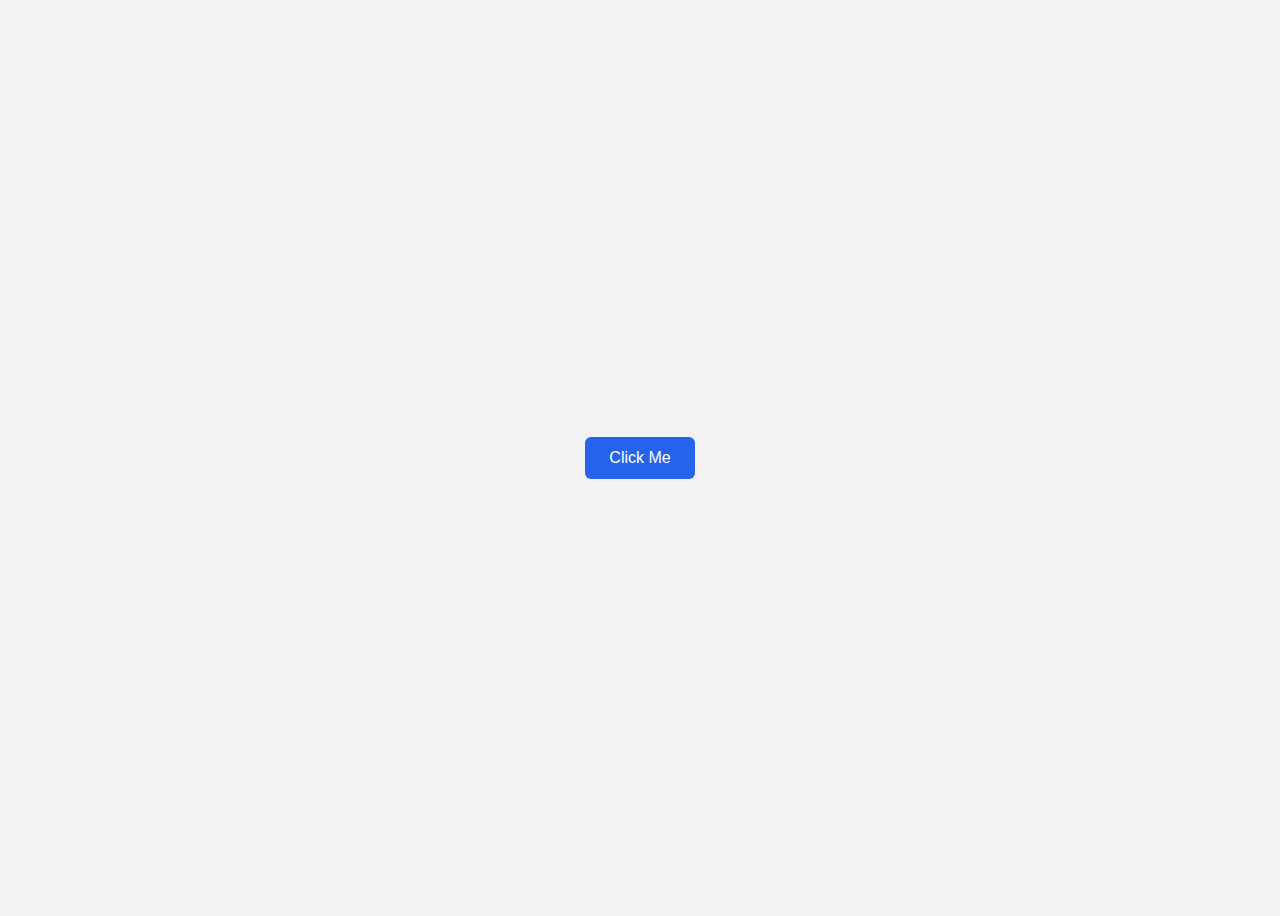
<file: Frontend/CSS TAILWIND TEST/BUTTON WITH HOVER & TRANSITION/index.html>
<!DOCTYPE html>
<html lang="en">

<head>
    <meta charset="UTF-8">
    <title>Button Hover</title>
    <link rel="stylesheet" href="./style.css">
</head>

<body>

    <button class="btn">Click Me</button>

</body>

</html>
</file>
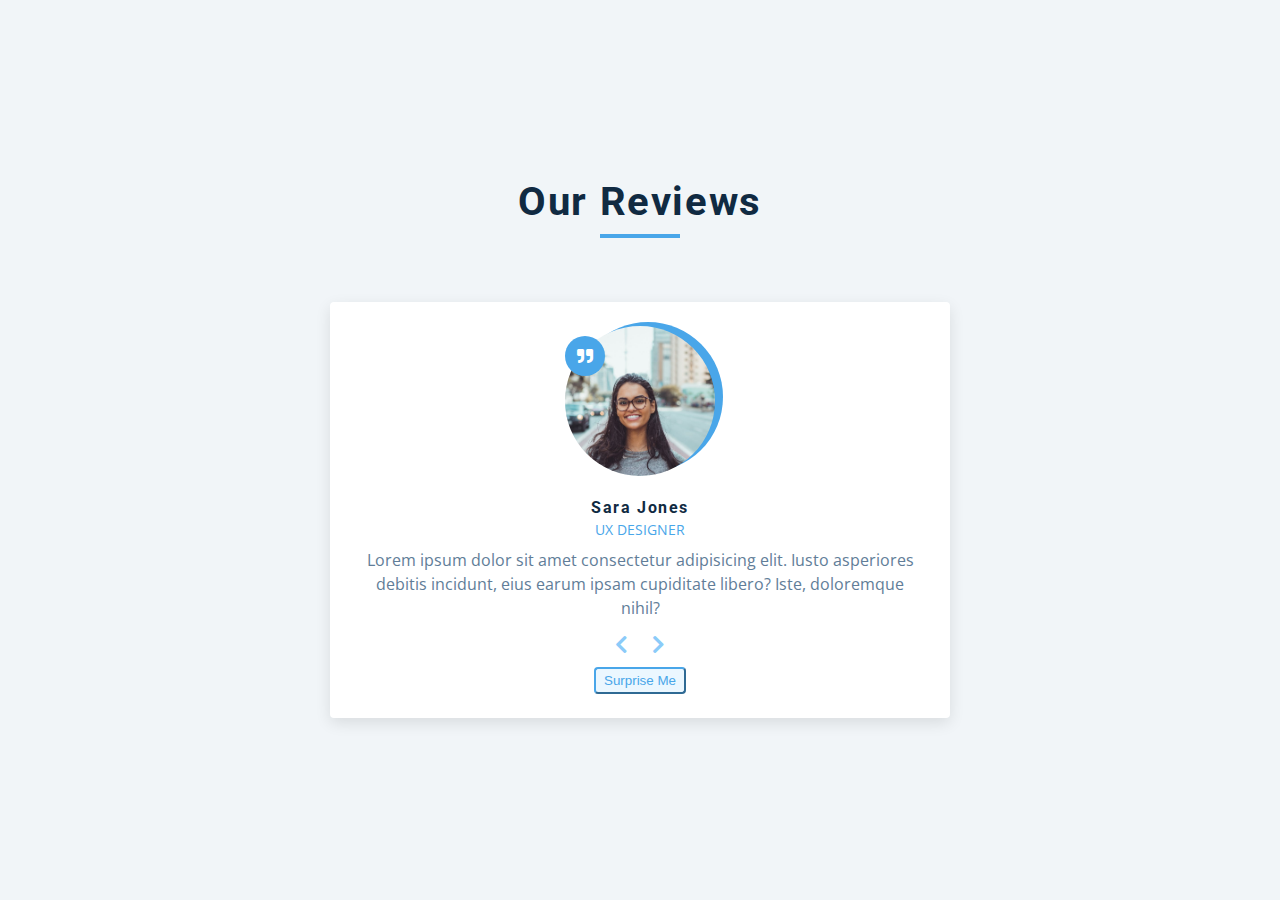
<file: Frontend/CSS TAILWIND TEST/CARD COMPONENT/index.html>
<!DOCTYPE html>
<html lang="en">
  <head>
    <meta charset="UTF-8" />
    <meta name="viewport" content="width=device-width, initial-scale=1.0" />
    <title>Starter</title>
    <!-- font-awesome -->
    <link
      rel="stylesheet"
      href="https://cdnjs.cloudflare.com/ajax/libs/font-awesome/5.14.0/css/all.min.css"
    />

    <!-- styles -->
    <link rel="stylesheet" href="styles.css" />
  </head>
  <body>
    <main>
      <section class="container">
        <!-- title -->
        <div class="title">
          <h2>our reviews</h2>
          <div class="underline"></div>
        </div>
        <!-- review -->
        <article class="review">
          <div class="img-container">
            <img src="person-1.jpeg" id="person-img" alt="" />
          </div>
          <h4 id="author">sara jones</h4>
          <p id="job">ux designer</p>
          <p id="info">
            Lorem ipsum dolor sit amet consectetur adipisicing elit. Iusto
            asperiores debitis incidunt, eius earum ipsam cupiditate libero?
            Iste, doloremque nihil?
          </p>
          <!-- prev next buttons-->
          <div class="button-container">
            <button class="prev-btn">
              <i class="fas fa-chevron-left"></i>
            </button>
            <button class="next-btn">
              <i class="fas fa-chevron-right"></i>
            </button>
          </div>
          <!-- random button -->
          <button class="random-btn">surprise me</button>
        </article>
      </section>
    </main>

  </body>
</html>
</file>
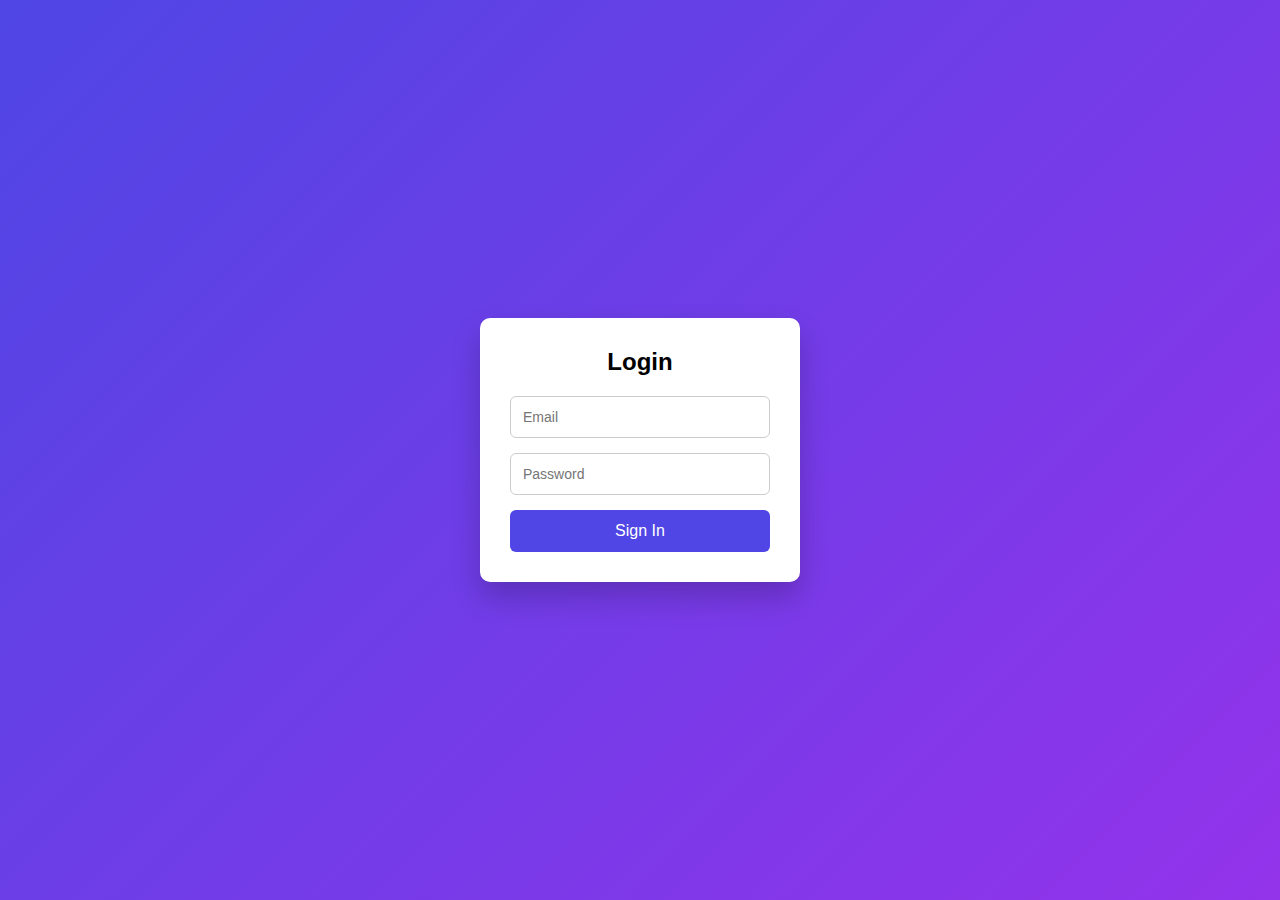
<file: Frontend/CSS TAILWIND TEST/FLEXBOX CENTER LAYOUT(LOGIN BOX)/index.html>
<!DOCTYPE html>
<html lang="en">

<head>
    <meta charset="UTF-8">
    <title>Login</title>
    <style>
        * {
            margin: 0;
            padding: 0;
            box-sizing: border-box;
            font-family: Arial, sans-serif;
        }

        body {
            height: 100vh;
            display: flex;
            justify-content: center;
            /* horizontal center */
            align-items: center;
            /* vertical center */
            background: linear-gradient(135deg, #4f46e5, #9333ea);
        }

        .login-box {
            background: #fff;
            padding: 30px;
            width: 320px;
            border-radius: 10px;
            box-shadow: 0 15px 30px rgba(0, 0, 0, 0.2);
        }

        .login-box h2 {
            text-align: center;
            margin-bottom: 20px;
        }

        .login-box input {
            width: 100%;
            padding: 12px;
            margin-bottom: 15px;
            border: 1px solid #ccc;
            border-radius: 6px;
            font-size: 14px;
        }

        .login-box button {
            width: 100%;
            padding: 12px;
            border: none;
            border-radius: 6px;
            background: #4f46e5;
            color: #fff;
            font-size: 16px;
            cursor: pointer;
            transition: background 0.3s ease;
        }

        .login-box button:hover {
            background: #4338ca;
        }
    </style>
</head>

<body>

    <div class="login-box">
        <h2>Login</h2>
        <input type="email" placeholder="Email" required>
        <input type="password" placeholder="Password" required>
        <button>Sign In</button>
    </div>

</body>

</html>
</file>
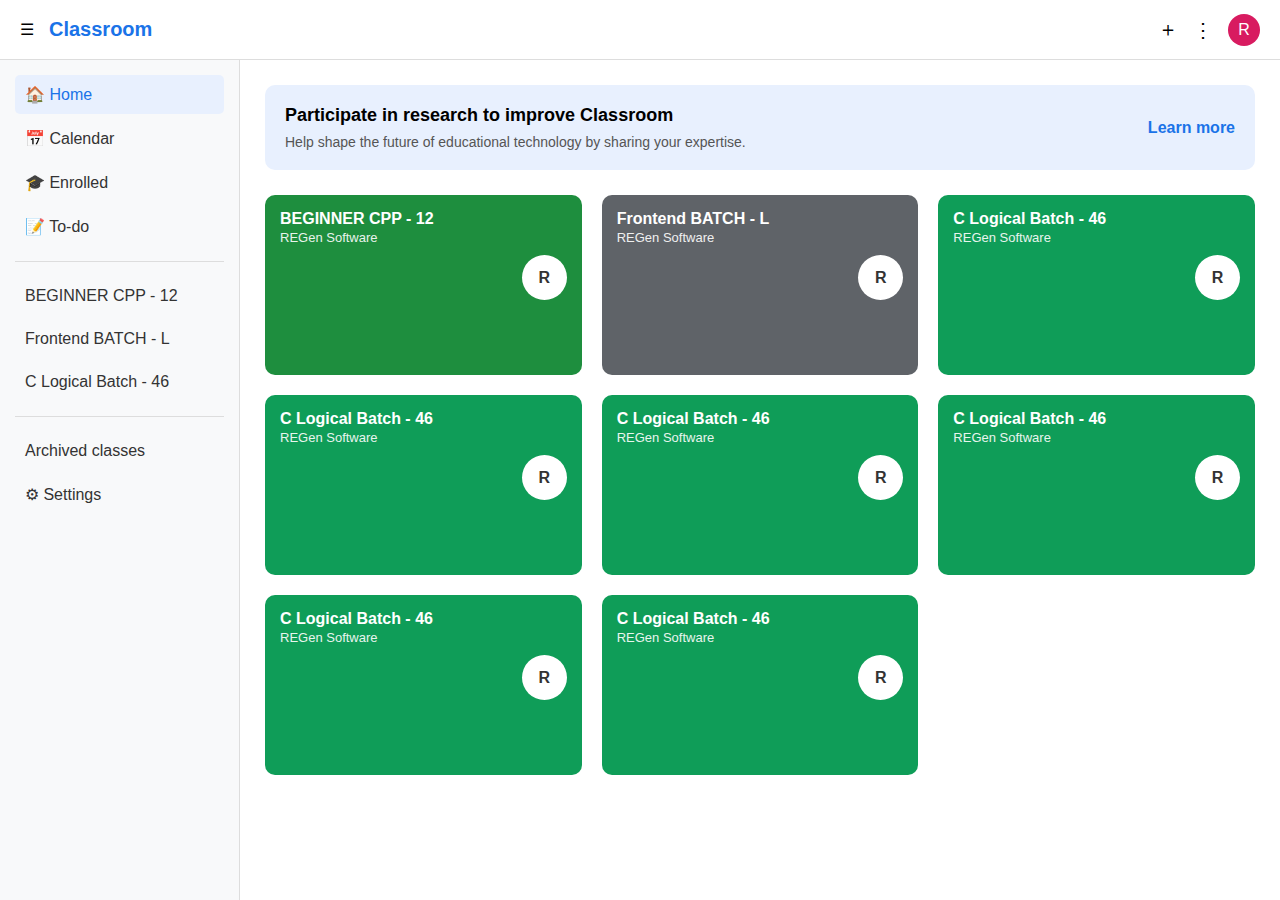
<file: Frontend/CSS/CLASSROOM LAYOUT/index.html>
<!DOCTYPE html>
<html lang="en">
<head>
  <meta charset="UTF-8" />
  <title>Google Classroom UI</title>
  <link rel="stylesheet" href="style.css" />
</head>
<body>

  <!-- Top Navbar -->
  <header class="topbar">
    <div class="left">
      <span class="menu">☰</span>
      <h1>Classroom</h1>
    </div>
    <div class="right">
      <span class="icon">＋</span>
      <span class="icon">⋮</span>
      <div class="avatar">R</div>
    </div>
  </header>

  <div class="layout">
    <!-- Sidebar -->
    <aside class="sidebar">
      <a class="active">🏠 Home</a>
      <a>📅 Calendar</a>
      <a>🎓 Enrolled</a>
      <a>📝 To-do</a>

      <div class="divider"></div>

      <a>BEGINNER CPP - 12</a>
      <a>Frontend BATCH - L</a>
      <a>C Logical Batch - 46</a>

      <div class="divider"></div>

      <a>Archived classes</a>
      <a>⚙ Settings</a>
    </aside>

    <!-- Main Content -->
    <main class="content">

      <!-- Banner -->
      <section class="banner">
        <div>
          <h2>Participate in research to improve Classroom</h2>
          <p>
            Help shape the future of educational technology by sharing your
            expertise.
          </p>
        </div>
        <a href="#">Learn more</a>
      </section>

      <!-- Class Cards -->
      <section class="cards">
        <div class="card green">
          <div class="card-header">
            <h3>BEGINNER CPP - 12</h3>
            <span>REGen Software</span>
          </div>
          <div class="avatar-circle">R</div>
        </div>

        <div class="card gray">
          <div class="card-header">
            <h3>Frontend BATCH - L</h3>
            <span>REGen Software</span>
          </div>
          <div class="avatar-circle">R</div>
        </div>

        <div class="card teal">
          <div class="card-header">
            <h3>C Logical Batch - 46</h3>
            <span>REGen Software</span>
          </div>
          <div class="avatar-circle">R</div>
        </div>
        <div class="card teal">
          <div class="card-header">
            <h3>C Logical Batch - 46</h3>
            <span>REGen Software</span>
          </div>
          <div class="avatar-circle">R</div>
        </div>
        <div class="card teal">
          <div class="card-header">
            <h3>C Logical Batch - 46</h3>
            <span>REGen Software</span>
          </div>
          <div class="avatar-circle">R</div>
        </div>
        <div class="card teal">
          <div class="card-header">
            <h3>C Logical Batch - 46</h3>
            <span>REGen Software</span>
          </div>
          <div class="avatar-circle">R</div>
        </div>
        <div class="card teal">
          <div class="card-header">
            <h3>C Logical Batch - 46</h3>
            <span>REGen Software</span>
          </div>
          <div class="avatar-circle">R</div>
        </div>
        <div class="card teal">
          <div class="card-header">
            <h3>C Logical Batch - 46</h3>
            <span>REGen Software</span>
          </div>
          <div class="avatar-circle">R</div>
        </div>
      </section>

    </main>
  </div>

</body>
</html>
</file>
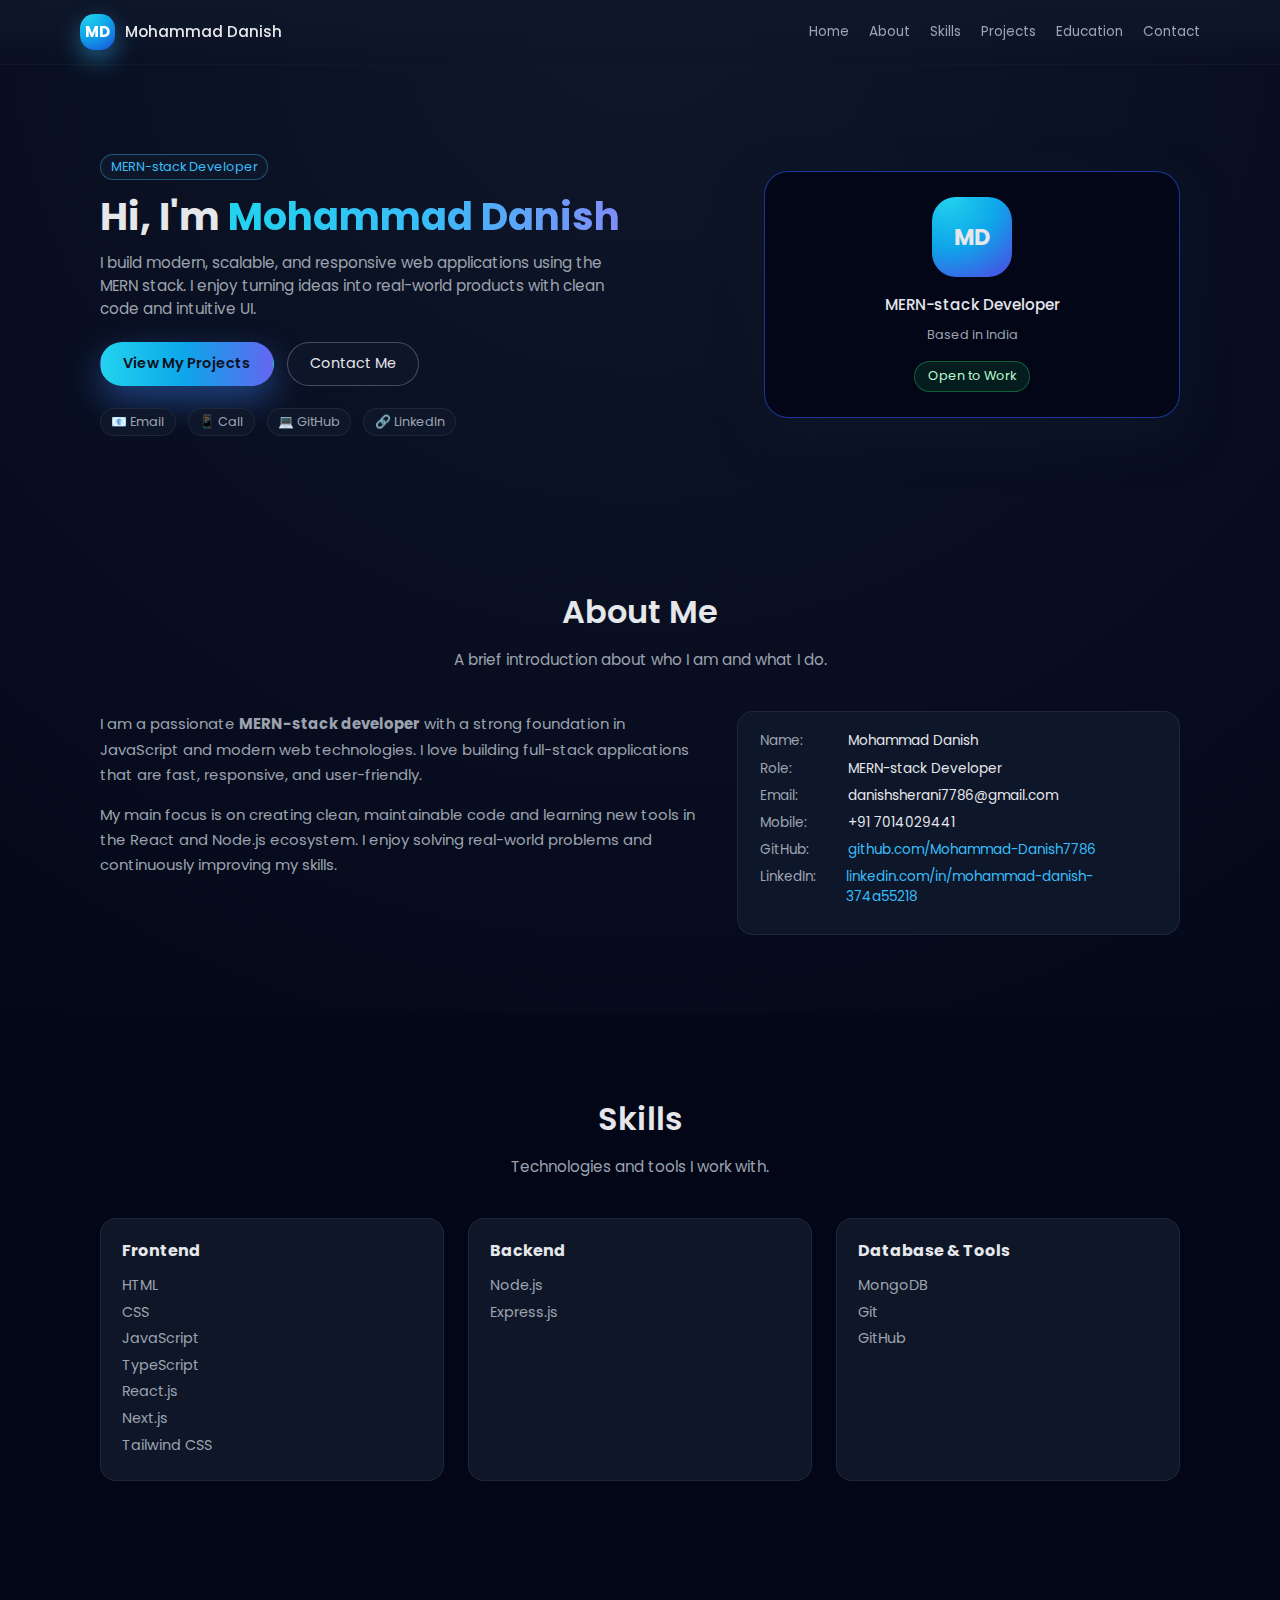
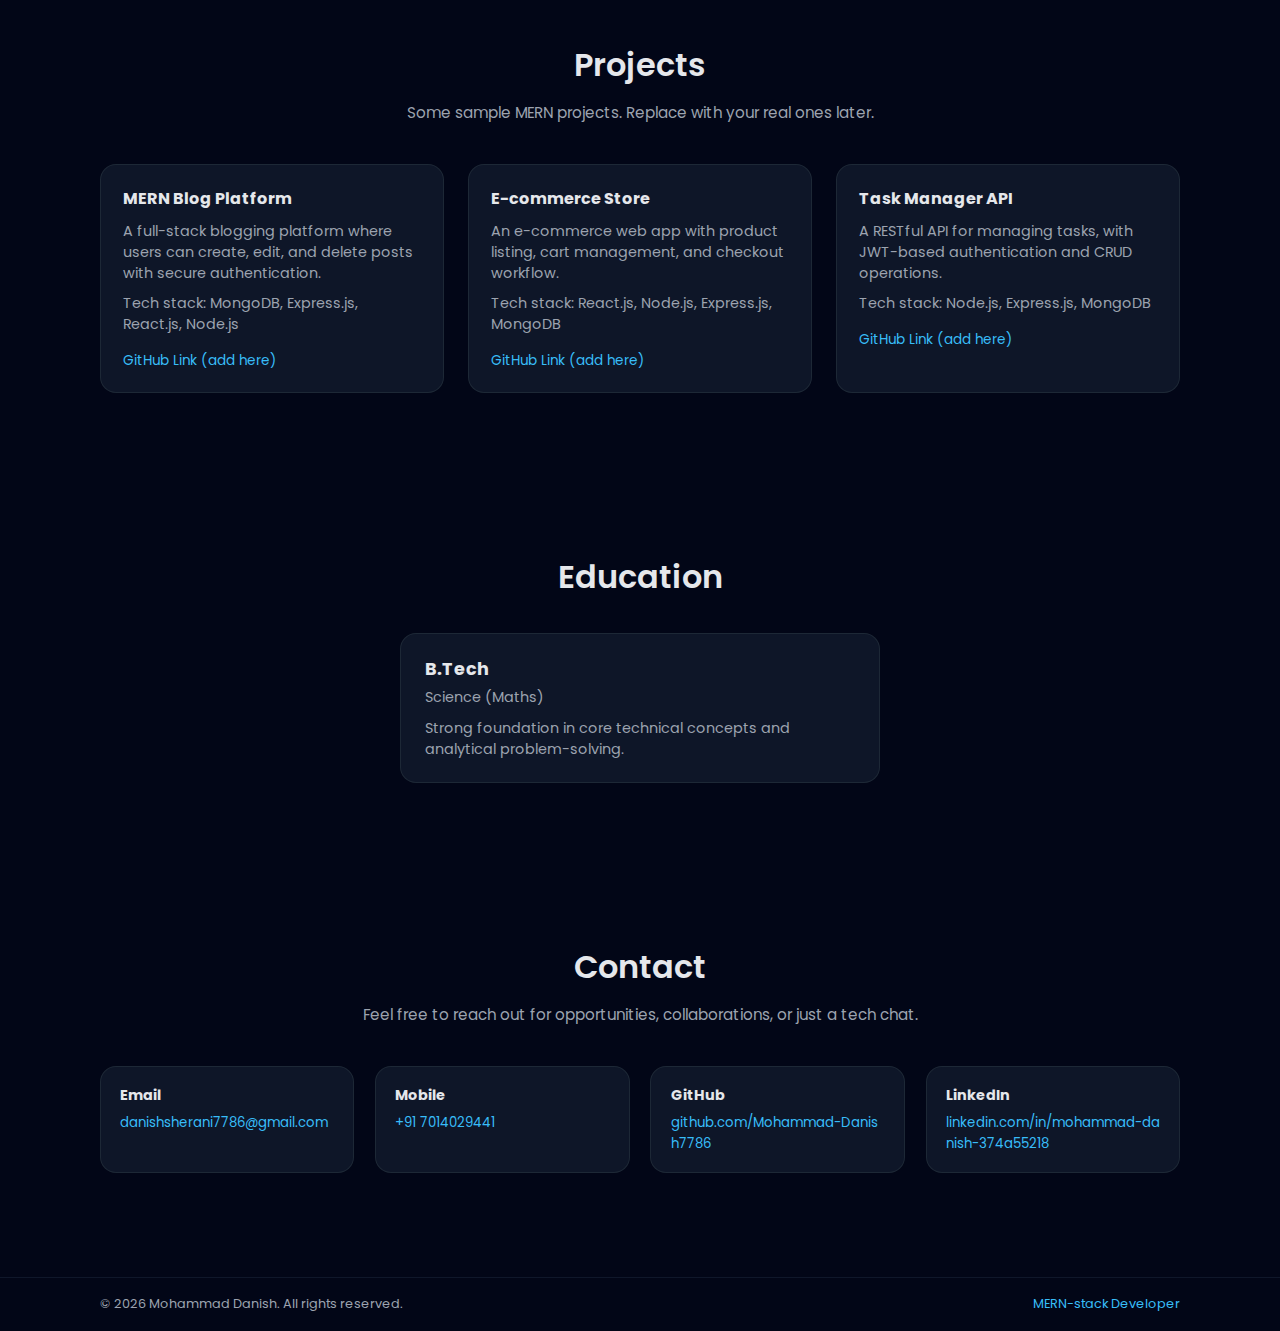
<file: Frontend/CSS/Portfolio/index.html>
<!DOCTYPE html>
<html lang="en">

<head>
    <meta charset="UTF-8" />
    <meta name="viewport" content="width=device-width, initial-scale=1.0" />
    <title>Mohammad Danish | MERN-stack Developer</title>
    <link rel="stylesheet" href="style.css" />
    <link rel="preconnect" href="https://fonts.googleapis.com">
    <link rel="preconnect" href="https://fonts.gstatic.com" crossorigin>
    <link href="https://fonts.googleapis.com/css2?family=Poppins:wght@300;400;500;600;700&display=swap"
        rel="stylesheet">
</head>

<body>
    <!-- ===== Header / Navbar ===== -->
    <header class="header">
        <div class="container nav-container">
            <div class="logo">
                <span class="logo-mark">MD</span>
                <span class="logo-text">Mohammad Danish</span>
            </div>
            <nav class="nav">
                <a href="#home">Home</a>
                <a href="#about">About</a>
                <a href="#skills">Skills</a>
                <a href="#projects">Projects</a>
                <a href="#education">Education</a>
                <a href="#contact">Contact</a>
            </nav>
        </div>
    </header>

    <!-- ===== Hero Section ===== -->
    <section id="home" class="hero">
        <div class="container hero-content">
            <div class="hero-text">
                <p class="tag">MERN-stack Developer</p>
                <h1>Hi, I'm <span>Mohammad Danish</span></h1>
                <p class="hero-subtitle">
                    I build modern, scalable, and responsive web applications using the MERN stack.
                    I enjoy turning ideas into real-world products with clean code and intuitive UI.
                </p>
                <div class="hero-actions">
                    <a href="#projects" class="btn primary-btn">View My Projects</a>
                    <a href="#contact" class="btn secondary-btn">Contact Me</a>
                </div>
                <div class="hero-links">
                    <a href="mailto:danishsherani7786@gmail.com">📧 Email</a>
                    <a href="tel:+917014029441">📱 Call</a>
                    <a href="https://github.com/Mohammad-Danish7786" target="_blank">💻 GitHub</a>
                    <a href="https://www.linkedin.com/in/mohammad-danish-374a55218?" target="_blank">🔗 LinkedIn</a>
                </div>
            </div>
            <div class="hero-card">
                <div class="hero-avatar">
                    <span>MD</span>
                </div>
                <p class="hero-role">MERN-stack Developer</p>
                <p class="hero-location">Based in India</p>
                <div class="hero-highlight">
                    <span>Open to Work</span>
                </div>
            </div>
        </div>
    </section>

    <!-- ===== About Section ===== -->
    <section id="about" class="section">
        <div class="container">
            <h2 class="section-title">About Me</h2>
            <p class="section-subtitle">
                A brief introduction about who I am and what I do.
            </p>
            <div class="about-grid">
                <div>
                    <p>
                        I am a passionate <strong>MERN-stack developer</strong> with a strong foundation in
                        JavaScript and modern web technologies. I love building full-stack applications
                        that are fast, responsive, and user-friendly.
                    </p>
                    <p>
                        My main focus is on creating clean, maintainable code and learning new tools in
                        the React and Node.js ecosystem. I enjoy solving real-world problems and continuously
                        improving my skills.
                    </p>
                </div>
                <div class="about-info">
                    <div class="info-item">
                        <span class="info-label">Name:</span>
                        <span class="info-value">Mohammad Danish</span>
                    </div>
                    <div class="info-item">
                        <span class="info-label">Role:</span>
                        <span class="info-value">MERN-stack Developer</span>
                    </div>
                    <div class="info-item">
                        <span class="info-label">Email:</span>
                        <span class="info-value">danishsherani7786@gmail.com</span>
                    </div>
                    <div class="info-item">
                        <span class="info-label">Mobile:</span>
                        <span class="info-value">+91 7014029441</span>
                    </div>
                    <div class="info-item">
                        <span class="info-label">GitHub:</span>
                        <span class="info-value">
                            <a href="https://github.com/Mohammad-Danish7786" target="_blank">
                                github.com/Mohammad-Danish7786
                            </a>
                        </span>
                    </div>
                    <div class="info-item">
                        <span class="info-label">LinkedIn:</span>
                        <span class="info-value">
                            <a href="https://www.linkedin.com/in/mohammad-danish-374a55218?" target="_blank">
                                linkedin.com/in/mohammad-danish-374a55218
                            </a>
                        </span>
                    </div>
                </div>
            </div>
        </div>
    </section>

    <!-- ===== Skills Section ===== -->
    <section id="skills" class="section section-alt">
        <div class="container">
            <h2 class="section-title">Skills</h2>
            <p class="section-subtitle">
                Technologies and tools I work with.
            </p>

            <div class="skills-grid">
                <div class="skill-card">
                    <h3>Frontend</h3>
                    <ul>
                        <li>HTML</li>
                        <li>CSS</li>
                        <li>JavaScript</li>
                        <li>TypeScript</li>
                        <li>React.js</li>
                        <li>Next.js</li>
                        <li>Tailwind CSS</li>
                    </ul>
                </div>
                <div class="skill-card">
                    <h3>Backend</h3>
                    <ul>
                        <li>Node.js</li>
                        <li>Express.js</li>
                    </ul>
                </div>
                <div class="skill-card">
                    <h3>Database & Tools</h3>
                    <ul>
                        <li>MongoDB</li>
                        <li>Git</li>
                        <li>GitHub</li>
                    </ul>
                </div>
            </div>
        </div>
    </section>

    <!-- ===== Projects Section ===== -->
    <section id="projects" class="section">
        <div class="container">
            <h2 class="section-title">Projects</h2>
            <p class="section-subtitle">
                Some sample MERN projects. Replace with your real ones later.
            </p>

            <div class="projects-grid">
                <!-- Project 1 -->
                <article class="project-card">
                    <h3>MERN Blog Platform</h3>
                    <p>
                        A full-stack blogging platform where users can create, edit, and delete posts with secure
                        authentication.
                    </p>
                    <p class="project-tech">
                        Tech stack: MongoDB, Express.js, React.js, Node.js
                    </p>
                    <a href="#" class="project-link">GitHub Link (add here)</a>
                </article>

                <!-- Project 2 -->
                <article class="project-card">
                    <h3>E-commerce Store</h3>
                    <p>
                        An e-commerce web app with product listing, cart management, and checkout workflow.
                    </p>
                    <p class="project-tech">
                        Tech stack: React.js, Node.js, Express.js, MongoDB
                    </p>
                    <a href="#" class="project-link">GitHub Link (add here)</a>
                </article>

                <!-- Project 3 -->
                <article class="project-card">
                    <h3>Task Manager API</h3>
                    <p>
                        A RESTful API for managing tasks, with JWT-based authentication and CRUD operations.
                    </p>
                    <p class="project-tech">
                        Tech stack: Node.js, Express.js, MongoDB
                    </p>
                    <a href="#" class="project-link">GitHub Link (add here)</a>
                </article>
            </div>
        </div>
    </section>

    <!-- ===== Education Section ===== -->
    <section id="education" class="section section-alt">
        <div class="container">
            <h2 class="section-title">Education</h2>
            <div class="education-card">
                <h3>B.Tech</h3>
                <p class="education-school">Science (Maths)</p>
                <p>
                    Strong foundation in core technical concepts and analytical problem-solving.
                </p>
            </div>
        </div>
    </section>

    <!-- ===== Contact Section ===== -->
    <section id="contact" class="section">
        <div class="container">
            <h2 class="section-title">Contact</h2>
            <p class="section-subtitle">
                Feel free to reach out for opportunities, collaborations, or just a tech chat.
            </p>
            <div class="contact-grid">
                <div class="contact-item">
                    <h3>Email</h3>
                    <a href="mailto:danishsherani7786@gmail.com">danishsherani7786@gmail.com</a>
                </div>
                <div class="contact-item">
                    <h3>Mobile</h3>
                    <a href="tel:+917014029441">+91 7014029441</a>
                </div>
                <div class="contact-item">
                    <h3>GitHub</h3>
                    <a href="https://github.com/Mohammad-Danish7786" target="_blank">
                        github.com/Mohammad-Danish7786
                    </a>
                </div>
                <div class="contact-item">
                    <h3>LinkedIn</h3>
                    <a href="https://www.linkedin.com/in/mohammad-danish-374a55218?" target="_blank">
                        linkedin.com/in/mohammad-danish-374a55218
                    </a>
                </div>
            </div>
        </div>
    </section>

    <!-- ===== Footer ===== -->
    <footer class="footer">
        <div class="container footer-content">
            <p>© <span id="year"></span> Mohammad Danish. All rights reserved.</p>
            <p class="footer-role">MERN-stack Developer</p>
        </div>
    </footer>

    <!-- Small inline script only for dynamic year (optional, you can remove if you want pure HTML/CSS) -->
    <script>
        document.getElementById("year").textContent = new Date().getFullYear();
    </script>
</body>

</html>
</file>
<file: Frontend/CSS TAILWIND TEST/BUTTON WITH HOVER & TRANSITION/style.css>
body {
    display: flex;
    justify-content: center;
    align-items: center;
    height: 100vh;
    font-family: Arial, sans-serif;
    background: #f2f2f2;
}

.btn {
    padding: 12px 24px;
    font-size: 16px;
    background: #2563eb;
    color: white;
    border: none;
    border-radius: 6px;
    cursor: pointer;

    /* transition */
    transition: background-color 0.3s ease, transform 0.3s ease;
}

.btn:hover {
    background: #1e40af;
    transform: translateY(-3px);
}
</file>
<file: Frontend/CSS TAILWIND TEST/CARD COMPONENT/styles.css>
/*
=============== 
Fonts
===============
*/
@import url("https://fonts.googleapis.com/css?family=Open+Sans|Roboto:400,700&display=swap");

/*
=============== 
Variables
===============
*/

:root {
  /* dark shades of primary color*/
  --clr-primary-1: hsl(205, 86%, 17%);
  --clr-primary-2: hsl(205, 77%, 27%);
  --clr-primary-3: hsl(205, 72%, 37%);
  --clr-primary-4: hsl(205, 63%, 48%);
  /* primary/main color */
  --clr-primary-5: hsl(205, 78%, 60%);
  /* lighter shades of primary color */
  --clr-primary-6: hsl(205, 89%, 70%);
  --clr-primary-7: hsl(205, 90%, 76%);
  --clr-primary-8: hsl(205, 86%, 81%);
  --clr-primary-9: hsl(205, 90%, 88%);
  --clr-primary-10: hsl(205, 100%, 96%);
  /* darkest grey - used for headings */
  --clr-grey-1: hsl(209, 61%, 16%);
  --clr-grey-2: hsl(211, 39%, 23%);
  --clr-grey-3: hsl(209, 34%, 30%);
  --clr-grey-4: hsl(209, 28%, 39%);
  /* grey used for paragraphs */
  --clr-grey-5: hsl(210, 22%, 49%);
  --clr-grey-6: hsl(209, 23%, 60%);
  --clr-grey-7: hsl(211, 27%, 70%);
  --clr-grey-8: hsl(210, 31%, 80%);
  --clr-grey-9: hsl(212, 33%, 89%);
  --clr-grey-10: hsl(210, 36%, 96%);
  --clr-white: #fff;
  --clr-red-dark: hsl(360, 67%, 44%);
  --clr-red-light: hsl(360, 71%, 66%);
  --clr-green-dark: hsl(125, 67%, 44%);
  --clr-green-light: hsl(125, 71%, 66%);
  --clr-black: #222;
  --ff-primary: "Roboto", sans-serif;
  --ff-secondary: "Open Sans", sans-serif;
  --transition: all 0.3s linear;
  --spacing: 0.1rem;
  --radius: 0.25rem;
  --light-shadow: 0 5px 15px rgba(0, 0, 0, 0.1);
  --dark-shadow: 0 5px 15px rgba(0, 0, 0, 0.2);
  --max-width: 1170px;
  --fixed-width: 620px;
}
/*
=============== 
Global Styles
===============
*/

*,
::after,
::before {
  margin: 0;
  padding: 0;
  box-sizing: border-box;
}
body {
  font-family: var(--ff-secondary);
  background: var(--clr-grey-10);
  color: var(--clr-grey-1);
  line-height: 1.5;
  font-size: 0.875rem;
}
ul {
  list-style-type: none;
}
a {
  text-decoration: none;
}
h1,
h2,
h3,
h4 {
  letter-spacing: var(--spacing);
  text-transform: capitalize;
  line-height: 1.25;
  margin-bottom: 0.75rem;
  font-family: var(--ff-primary);
}
h1 {
  font-size: 3rem;
}
h2 {
  font-size: 2rem;
}
h3 {
  font-size: 1.25rem;
}
h4 {
  font-size: 0.875rem;
}
p {
  margin-bottom: 1.25rem;
  color: var(--clr-grey-5);
}
@media screen and (min-width: 800px) {
  h1 {
    font-size: 4rem;
  }
  h2 {
    font-size: 2.5rem;
  }
  h3 {
    font-size: 1.75rem;
  }
  h4 {
    font-size: 1rem;
  }
  body {
    font-size: 1rem;
  }
  h1,
  h2,
  h3,
  h4 {
    line-height: 1;
  }
}
/*  global classes */

/* section */
.section {
  padding: 5rem 0;
}

.section-center {
  width: 90vw;
  margin: 0 auto;
  max-width: 1170px;
}
@media screen and (min-width: 992px) {
  .section-center {
    width: 95vw;
  }
}
main {
  min-height: 100vh;
  display: grid;
  place-items: center;
}

/*
=============== 
Reviews
===============
*/
main {
  min-height: 100vh;
  display: grid;
  place-items: center;
}
.title {
  text-align: center;
  margin-bottom: 4rem;
}
.underline {
  height: 0.25rem;
  width: 5rem;
  background: var(--clr-primary-5);
  margin-left: auto;
  margin-right: auto;
}
.container {
  width: 80vw;
  max-width: var(--fixed-width);
}
.review {
  background: var(--clr-white);
  padding: 1.5rem 2rem;
  border-radius: var(--radius);
  box-shadow: var(--light-shadow);
  transition: var(--transition);
  text-align: center;
}
.review:hover {
  box-shadow: var(--dark-shadow);
}
.img-container {
  position: relative;
  width: 150px;
  height: 150px;
  border-radius: 50%;
  margin: 0 auto;
  margin-bottom: 1.5rem;
}
#person-img {
  width: 100%;
  display: block;
  height: 100%;
  object-fit: cover;
  border-radius: 50%;
  position: relative;
}
.img-container::after {
  font-family: "Font Awesome 5 Free";
  font-weight: 900;
  content: "\f10e";
  position: absolute;
  top: 0;
  left: 0;
  width: 2.5rem;
  height: 2.5rem;
  display: grid;
  place-items: center;
  border-radius: 50%;
  transform: translateY(25%);
  background: var(--clr-primary-5);
  color: var(--clr-white);
}
.img-container::before {
  content: "";
  width: 100%;
  height: 100%;
  background: var(--clr-primary-5);
  position: absolute;
  top: -0.25rem;
  right: -0.5rem;
  border-radius: 50%;
}
#author {
  margin-bottom: 0.25rem;
}
#job {
  margin-bottom: 0.5rem;
  text-transform: uppercase;
  color: var(--clr-primary-5);
  font-size: 0.85rem;
}
#info {
  margin-bottom: 0.75rem;
}
.prev-btn,
.next-btn {
  color: var(--clr-primary-7);
  font-size: 1.25rem;
  background: transparent;
  border-color: transparent;
  margin: 0 0.5rem;
  transition: var(--transition);
  cursor: pointer;
}
.prev-btn:hover,
.next-btn:hover {
  color: var(--clr-primary-5);
}
.random-btn {
  margin-top: 0.5rem;
  background: var(--clr-primary-10);
  color: var(--clr-primary-5);
  padding: 0.25rem 0.5rem;
  text-transform: capitalize;
  border-radius: var(--radius);
  transition: var(--transition);
  border-color: var(--clr-primary-5);
  cursor: pointer;
}
.random-btn:hover {
  background: var(--clr-primary-5);
  color: var(--clr-primary-1);
}
</file>
<file: Frontend/CSS/CLASSROOM LAYOUT/style.css>
* {
  margin: 0;
  padding: 0;
  box-sizing: border-box;
  font-family: Arial, sans-serif;
}

/* Top Bar */
.topbar {
  height: 60px;
  background: #fff;
  border-bottom: 1px solid #ddd;
  display: flex;
  justify-content: space-between;
  align-items: center;
  padding: 0 20px;
}

.topbar .left {
  display: flex;
  align-items: center;
  gap: 15px;
}

.topbar h1 {
  font-size: 20px;
  color: #1a73e8;
}

.topbar .right {
  display: flex;
  align-items: center;
  gap: 15px;
}

.icon {
  font-size: 20px;
  cursor: pointer;
}

.avatar {
  width: 32px;
  height: 32px;
  background: #d81b60;
  color: #fff;
  border-radius: 50%;
  display: flex;
  align-items: center;
  justify-content: center;
}

/* Layout */
.layout {
  display: flex;
  height: calc(100vh - 60px);
}

/* Sidebar */
.sidebar {
  width: 240px;
  background: #f8f9fa;
  padding: 15px;
  border-right: 1px solid #ddd;
}

.sidebar a {
  display: block;
  padding: 10px;
  color: #333;
  text-decoration: none;
  border-radius: 5px;
  margin-bottom: 5px;
}

.sidebar a:hover,
.sidebar .active {
  background: #e8f0fe;
  color: #1a73e8;
}

.divider {
  height: 1px;
  background: #ddd;
  margin: 15px 0;
}

/* Content */
.content {
  flex: 1;
  padding: 25px;
  background: #fff;
}

/* Banner */
.banner {
  background: #e8f0fe;
  padding: 20px;
  border-radius: 10px;
  display: flex;
  justify-content: space-between;
  align-items: center;
  margin-bottom: 25px;
}

.banner h2 {
  font-size: 18px;
  margin-bottom: 8px;
}

.banner p {
  font-size: 14px;
  color: #555;
}

.banner a {
  color: #1a73e8;
  text-decoration: none;
  font-weight: bold;
}

/* Cards */
.cards {
  display: grid;
  grid-template-columns: repeat(auto-fill, minmax(280px, 1fr));
  gap: 20px;
}

.card {
  height: 180px;
  border-radius: 10px;
  color: #fff;
  position: relative;
  overflow: hidden;
}

.card-header {
  padding: 15px;
}

.card-header h3 {
  font-size: 16px;
}

.card-header span {
  font-size: 13px;
  opacity: 0.9;
}

.avatar-circle {
  width: 45px;
  height: 45px;
  background: #fff;
  color: #333;
  border-radius: 50%;
  position: absolute;
  right: 15px;
  top: 60px;
  display: flex;
  align-items: center;
  justify-content: center;
  font-weight: bold;
}

/* Card Colors */
.green {
  background: #1e8e3e;
}

.gray {
  background: #5f6368;
}

.teal {
  background: #0f9d58;
}
</file>
<file: Frontend/CSS/Portfolio/style.css>
/* ===== Global Styles ===== */
* {
    margin: 0;
    padding: 0;
    box-sizing: border-box;
}

:root {
    --bg-color: #050816;
    --bg-alt: #0b1120;
    --card-bg: #020617;
    --accent: #38bdf8;
    --accent-soft: rgba(56, 189, 248, 0.1);
    --text-main: #e5e7eb;
    --text-muted: #9ca3af;
    --border-color: #1f2937;
    --shadow-soft: 0 18px 45px rgba(15, 23, 42, 0.75);
    --radius-lg: 16px;
    --radius-xl: 24px;
}

html,
body {
    scroll-behavior: smooth;
}

body {
    font-family: "Poppins", system-ui, -apple-system, BlinkMacSystemFont, sans-serif;
    background: radial-gradient(circle at top, #0f172a 0, #020617 45%, #020617 100%);
    color: var(--text-main);
}

/* ===== Layout Helpers ===== */
.container {
    width: 100%;
    max-width: 1120px;
    margin: 0 auto;
    padding: 0 1.25rem;
}

.section {
    padding: 5rem 0;
}

.section-alt {
    background: radial-gradient(circle at top left, #020617 0, #020617 40%, #020617 100%);
}

.section-title {
    font-size: 2rem;
    font-weight: 600;
    margin-bottom: 0.75rem;
    text-align: center;
}

.section-subtitle {
    text-align: center;
    color: var(--text-muted);
    max-width: 560px;
    margin: 0 auto 2.5rem;
    font-size: 0.95rem;
}

/* ===== Header / Navbar ===== */
.header {
    position: sticky;
    top: 0;
    z-index: 100;
    backdrop-filter: blur(16px);
    background: linear-gradient(to bottom, rgba(15, 23, 42, 0.9), rgba(15, 23, 42, 0.7), transparent);
    border-bottom: 1px solid rgba(15, 23, 42, 0.9);
}

.nav-container {
    display: flex;
    align-items: center;
    justify-content: space-between;
    padding: 0.9rem 0;
}

.logo {
    display: flex;
    align-items: center;
    gap: 0.6rem;
}

.logo-mark {
    width: 2.2rem;
    height: 2.2rem;
    border-radius: 0.9rem;
    background: radial-gradient(circle at 20% 0, #22d3ee, #0ea5e9, #1d4ed8);
    display: flex;
    align-items: center;
    justify-content: center;
    font-weight: 700;
    font-size: 0.95rem;
    color: white;
    box-shadow: 0 10px 25px rgba(56, 189, 248, 0.45);
}

.logo-text {
    font-weight: 500;
    font-size: 0.95rem;
}

.nav {
    display: flex;
    gap: 1.25rem;
}

.nav a {
    font-size: 0.85rem;
    text-decoration: none;
    color: var(--text-muted);
    transition: color 0.2s ease, transform 0.2s ease;
}

.nav a:hover {
    color: var(--accent);
    transform: translateY(-1px);
}

/* ===== Hero ===== */
.hero {
    padding: 5.5rem 0 4.5rem;
}

.hero-content {
    display: grid;
    grid-template-columns: minmax(0, 3fr) minmax(0, 2fr);
    gap: 2.5rem;
    align-items: center;
}

.hero-text .tag {
    display: inline-flex;
    align-items: center;
    gap: 0.4rem;
    font-size: 0.8rem;
    padding: 0.2rem 0.6rem;
    border-radius: 999px;
    border: 1px solid rgba(56, 189, 248, 0.4);
    background: rgba(15, 23, 42, 0.85);
    color: var(--accent);
    margin-bottom: 0.9rem;
}

.hero h1 {
    font-size: 2.4rem;
    margin-bottom: 0.75rem;
    line-height: 1.15;
}

.hero h1 span {
    background: linear-gradient(to right, #22d3ee, #38bdf8, #818cf8);
    -webkit-background-clip: text;
    background-clip: text;
    color: transparent;
}

.hero-subtitle {
    color: var(--text-muted);
    font-size: 0.95rem;
    max-width: 520px;
    margin-bottom: 1.4rem;
}

.hero-actions {
    display: flex;
    flex-wrap: wrap;
    gap: 0.8rem;
    margin-bottom: 1.4rem;
}

.btn {
    display: inline-flex;
    align-items: center;
    justify-content: center;
    padding: 0.65rem 1.4rem;
    font-size: 0.9rem;
    border-radius: 999px;
    border: 1px solid transparent;
    text-decoration: none;
    cursor: pointer;
    transition: transform 0.18s ease, box-shadow 0.18s ease, background 0.18s ease, border-color 0.18s ease;
    white-space: nowrap;
}

.primary-btn {
    background: linear-gradient(to right, #22d3ee, #0ea5e9, #6366f1);
    color: #0b1120;
    font-weight: 600;
    box-shadow: 0 14px 35px rgba(59, 130, 246, 0.45);
}

.primary-btn:hover {
    transform: translateY(-1px);
    box-shadow: 0 18px 45px rgba(37, 99, 235, 0.55);
}

.secondary-btn {
    border-color: rgba(148, 163, 184, 0.4);
    color: var(--text-main);
    background: rgba(15, 23, 42, 0.8);
}

.secondary-btn:hover {
    border-color: var(--accent);
    background: rgba(15, 23, 42, 0.95);
    transform: translateY(-1px);
}

.hero-links {
    display: flex;
    flex-wrap: wrap;
    gap: 0.75rem;
    font-size: 0.8rem;
    color: var(--text-muted);
}

.hero-links a {
    text-decoration: none;
    color: var(--text-muted);
    padding: 0.25rem 0.65rem;
    border-radius: 999px;
    border: 1px solid rgba(31, 41, 55, 0.9);
    background: rgba(15, 23, 42, 0.85);
    transition: border-color 0.2s ease, color 0.2s ease, background 0.2s ease, transform 0.2s ease;
}

.hero-links a:hover {
    border-color: rgba(56, 189, 248, 0.8);
    color: var(--accent);
    transform: translateY(-1px);
}

/* Hero Card */
.hero-card {
    background: radial-gradient(circle at top, #020617 0, #020617 45%, #020617 100%);
    border-radius: 1.5rem;
    padding: 1.6rem 1.4rem;
    border: 1px solid rgba(30, 64, 175, 0.85);
    box-shadow: var(--shadow-soft);
    display: flex;
    flex-direction: column;
    align-items: center;
    gap: 0.65rem;
}

.hero-avatar {
    width: 5rem;
    height: 5rem;
    border-radius: 1.5rem;
    background: radial-gradient(circle at 20% 0, #22d3ee, #0ea5e9, #4f46e5);
    display: flex;
    align-items: center;
    justify-content: center;
    font-weight: 700;
    font-size: 1.4rem;
    color: #e5e7eb;
    margin-bottom: 0.3rem;
}

.hero-role {
    font-size: 0.95rem;
    font-weight: 500;
}

.hero-location {
    font-size: 0.8rem;
    color: var(--text-muted);
}

.hero-highlight {
    margin-top: 0.4rem;
    font-size: 0.8rem;
    padding: 0.35rem 0.8rem;
    border-radius: 999px;
    background: rgba(34, 197, 94, 0.12);
    border: 1px solid rgba(34, 197, 94, 0.4);
    color: #bbf7d0;
}

/* ===== About ===== */
.about-grid {
    display: grid;
    grid-template-columns: minmax(0, 3fr) minmax(0, 2.2fr);
    gap: 2rem;
    margin-top: 1.5rem;
}

.about-grid p {
    font-size: 0.93rem;
    color: var(--text-muted);
    line-height: 1.7;
    margin-bottom: 0.9rem;
}

.about-info {
    background: rgba(15, 23, 42, 0.95);
    border-radius: var(--radius-lg);
    border: 1px solid rgba(31, 41, 55, 0.9);
    padding: 1.2rem 1.4rem;
}

.info-item {
    display: flex;
    gap: 0.5rem;
    font-size: 0.85rem;
    margin-bottom: 0.45rem;
}

.info-label {
    width: 5rem;
    color: var(--text-muted);
}

.info-value a {
    color: var(--accent);
    text-decoration: none;
}

.info-value a:hover {
    text-decoration: underline;
}

/* ===== Skills ===== */
.skills-grid {
    display: grid;
    grid-template-columns: repeat(3, minmax(0, 1fr));
    gap: 1.5rem;
    margin-top: 1.5rem;
}

.skill-card {
    background: rgba(15, 23, 42, 0.96);
    border-radius: var(--radius-lg);
    border: 1px solid rgba(31, 41, 55, 0.95);
    padding: 1.2rem 1.3rem;
}

.skill-card h3 {
    font-size: 1rem;
    margin-bottom: 0.75rem;
}

.skill-card ul {
    list-style: none;
}

.skill-card li {
    font-size: 0.9rem;
    color: var(--text-muted);
    margin-bottom: 0.35rem;
}

/* ===== Projects ===== */
.projects-grid {
    display: grid;
    grid-template-columns: repeat(3, minmax(0, 1fr));
    gap: 1.5rem;
    margin-top: 1.8rem;
}

.project-card {
    background: rgba(15, 23, 42, 0.96);
    border-radius: var(--radius-lg);
    border: 1px solid rgba(31, 41, 55, 0.95);
    padding: 1.3rem 1.4rem;
    display: flex;
    flex-direction: column;
    gap: 0.6rem;
}

.project-card h3 {
    font-size: 1rem;
}

.project-card p {
    font-size: 0.9rem;
    color: var(--text-muted);
}

.project-tech {
    font-size: 0.8rem;
    color: #a5b4fc;
}

.project-link {
    margin-top: 0.4rem;
    font-size: 0.85rem;
    text-decoration: none;
    color: var(--accent);
}

.project-link:hover {
    text-decoration: underline;
}

/* ===== Education ===== */
.education-card {
    margin: 2rem auto 0;
    max-width: 480px;
    background: rgba(15, 23, 42, 0.96);
    border-radius: var(--radius-lg);
    border: 1px solid rgba(31, 41, 55, 0.95);
    padding: 1.4rem 1.5rem;
}

.education-card h3 {
    font-size: 1.1rem;
    margin-bottom: 0.3rem;
}

.education-school {
    font-size: 0.9rem;
    color: var(--text-muted);
    margin-bottom: 0.6rem;
}

.education-card p {
    font-size: 0.9rem;
    color: var(--text-muted);
}

/* ===== Contact ===== */
.contact-grid {
    display: grid;
    grid-template-columns: repeat(4, minmax(0, 1fr));
    gap: 1.3rem;
    margin-top: 2rem;
}

.contact-item {
    background: rgba(15, 23, 42, 0.96);
    border-radius: var(--radius-lg);
    border: 1px solid rgba(31, 41, 55, 0.95);
    padding: 1.1rem 1.2rem;
    font-size: 0.88rem;
}

.contact-item h3 {
    margin-bottom: 0.4rem;
    font-size: 0.9rem;
}

.contact-item a {
    text-decoration: none;
    color: var(--accent);
    word-break: break-all;
    font-size: 0.83rem;
}

/* ===== Footer ===== */
.footer {
    border-top: 1px solid rgba(15, 23, 42, 1);
    background: #020617;
    padding: 1.1rem 0;
    margin-top: 1.5rem;
}

.footer-content {
    display: flex;
    justify-content: space-between;
    align-items: center;
    font-size: 0.8rem;
    color: var(--text-muted);
}

.footer-role {
    color: var(--accent);
}

/* ===== Responsive ===== */
@media (max-width: 900px) {
    .hero-content {
        grid-template-columns: minmax(0, 1fr);
    }

    .hero-card {
        max-width: 340px;
        margin: 0 auto;
    }

    .about-grid {
        grid-template-columns: minmax(0, 1fr);
    }

    .skills-grid {
        grid-template-columns: repeat(2, minmax(0, 1fr));
    }

    .projects-grid {
        grid-template-columns: repeat(2, minmax(0, 1fr));
    }

    .contact-grid {
        grid-template-columns: repeat(2, minmax(0, 1fr));
    }

    .nav {
        display: none;
        /* Simple: hide nav on small screens (you can add a burger menu later) */
    }
}

@media (max-width: 640px) {
    .section {
        padding: 4rem 0;
    }

    .section-title {
        font-size: 1.6rem;
    }

    .hero h1 {
        font-size: 2rem;
    }

    .skills-grid,
    .projects-grid,
    .contact-grid {
        grid-template-columns: minmax(0, 1fr);
    }

    .footer-content {
        flex-direction: column;
        gap: 0.4rem;
        text-align: center;
    }

    .hero-links {
        gap: 0.4rem;
    }
}
</file>
